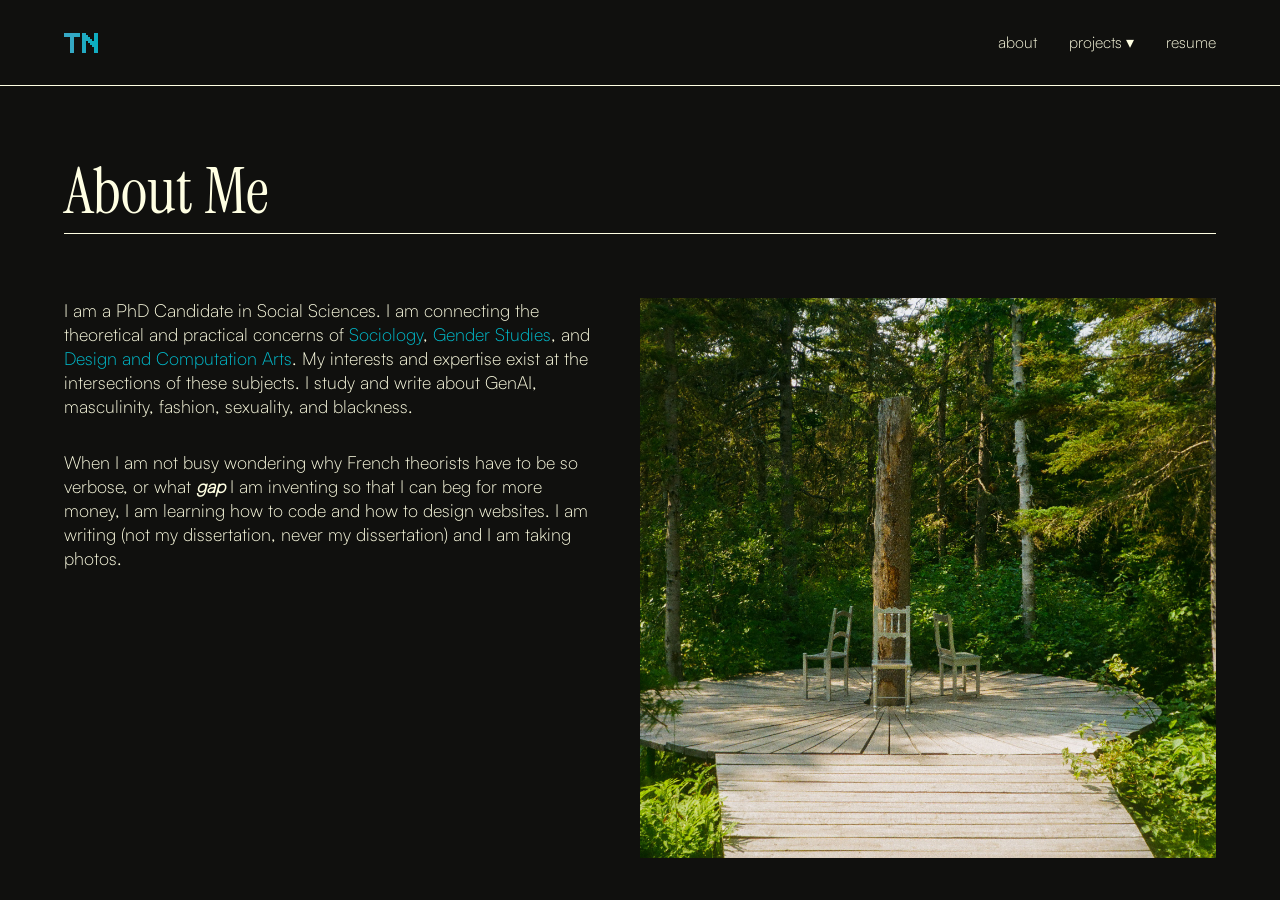
<file: about.html>
<!doctype html>
<html lang="en">
  <head>
    <meta charset="UTF-8" />
    <meta name="viewport" content="width=device-width, initial-scale=1.0" />
    <link rel="stylesheet" href="style.css" />
    <title>tnkoghe - About</title>
  </head>
  <body>
    <header class="menu-nav">
      <a href="index.html" id="logo">TN</a>
      <div class="menu-tabs">
        <a href="about.html" id="about">about</a>
        <div class="dropdown">
          <a href="projects.html" id="projects">projects &#x25BE;</a>
          <div class="dropdown-content">
            <a href="lorsque.html">lorsque</a>
            <a href="bogota.html">bogota</a>
            <a href="dsr.html">dsr</a>
          </div>
        </div>
        <div id="resume">
          <a class="pdf" href="Tristan Nkoghe CV 2026 x.pdf" target="_blank">
            resume</a
          >
        </div>
      </div>
      <button class="hamburger">
        <span class="bar"></span>
        <span class="bar"></span>
        <span class="bar"></span>
      </button>
      <div class="mobile-nav">
        <a href="about.html">about</a>
        <div class="mobile-dropdown">
          <a href="projects.html">projects &#x25BE;</a>
          <div class="mobile-dropdown-content">
            <a href="lorsque.html">lorsque</a>
            <a href="bogota.html">bogota</a>
            <a href="dsr.html">dsr</a>
          </div>
        </div>
        <a href="Tristan Nkoghe CV 2026 x.pdf" target="_blank">resume</a>
      </div>
    </header>
    <div class="about-grid">
      <h1 id="about-title">About Me</h1>
      <div class="about-flex-container">
        <div class="about-info">
          <p class="about-desc">
            I am a PhD Candidate in Social Sciences. I am connecting the
            theoretical and practical concerns of <span>Sociology</span>,
            <span>Gender Studies</span>, and
            <span>Design and Computation Arts</span>. My interests and expertise
            exist at the intersections of these subjects. I study and write
            about GenAI, masculinity, fashion, sexuality, and blackness.
          </p>
          <p class="about-desc">
            When I am not busy wondering why French theorists have to be so
            verbose, or what <strong><i>gap</i></strong> I am inventing so that
            I can beg for more money, I am learning how to code and how to
            design websites. I am writing (not my dissertation, never my
            dissertation) and I am taking photos.
          </p>
        </div>
        <img
          class="about-img"
          src="img/chairs - metis_1.jpg"
          alt="3 chairs at Metis"
        />
      </div>
    </div>
    <script src="script.js" defer></script>
  </body>
</html>
</file>
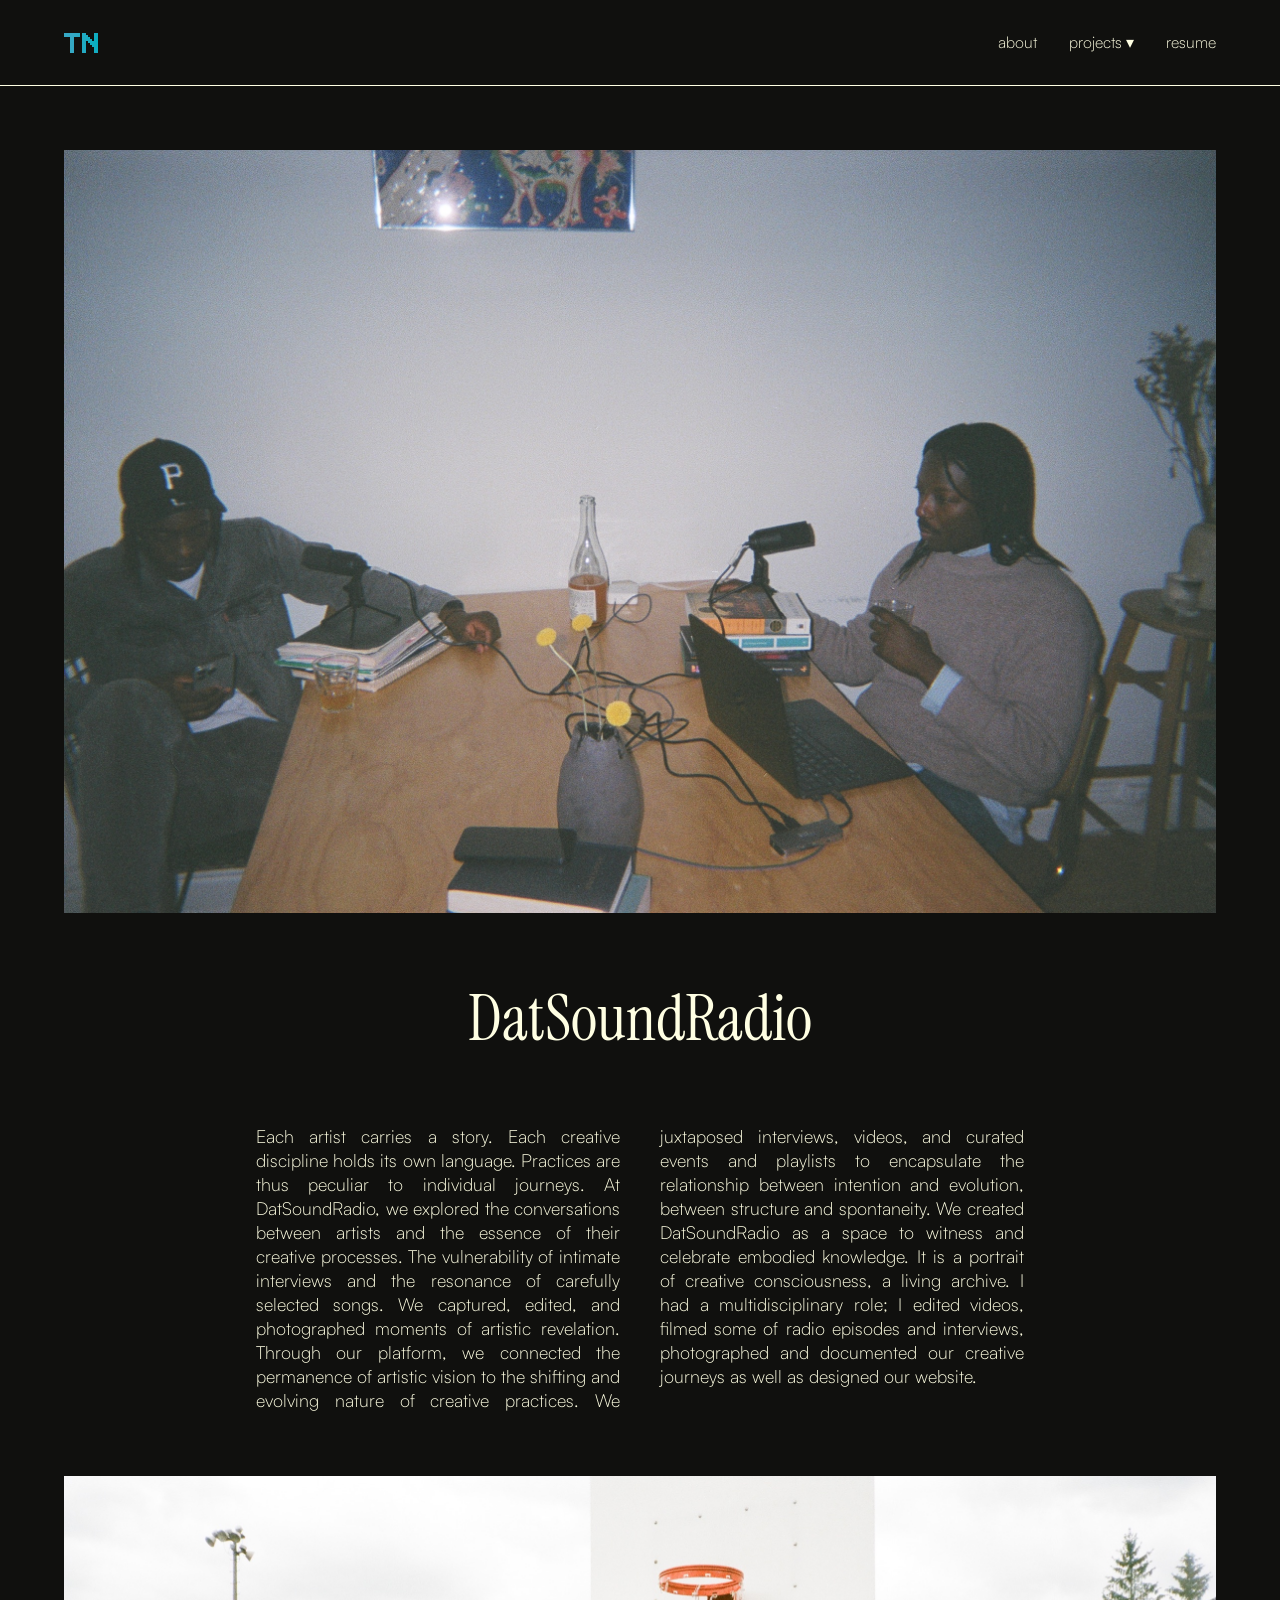
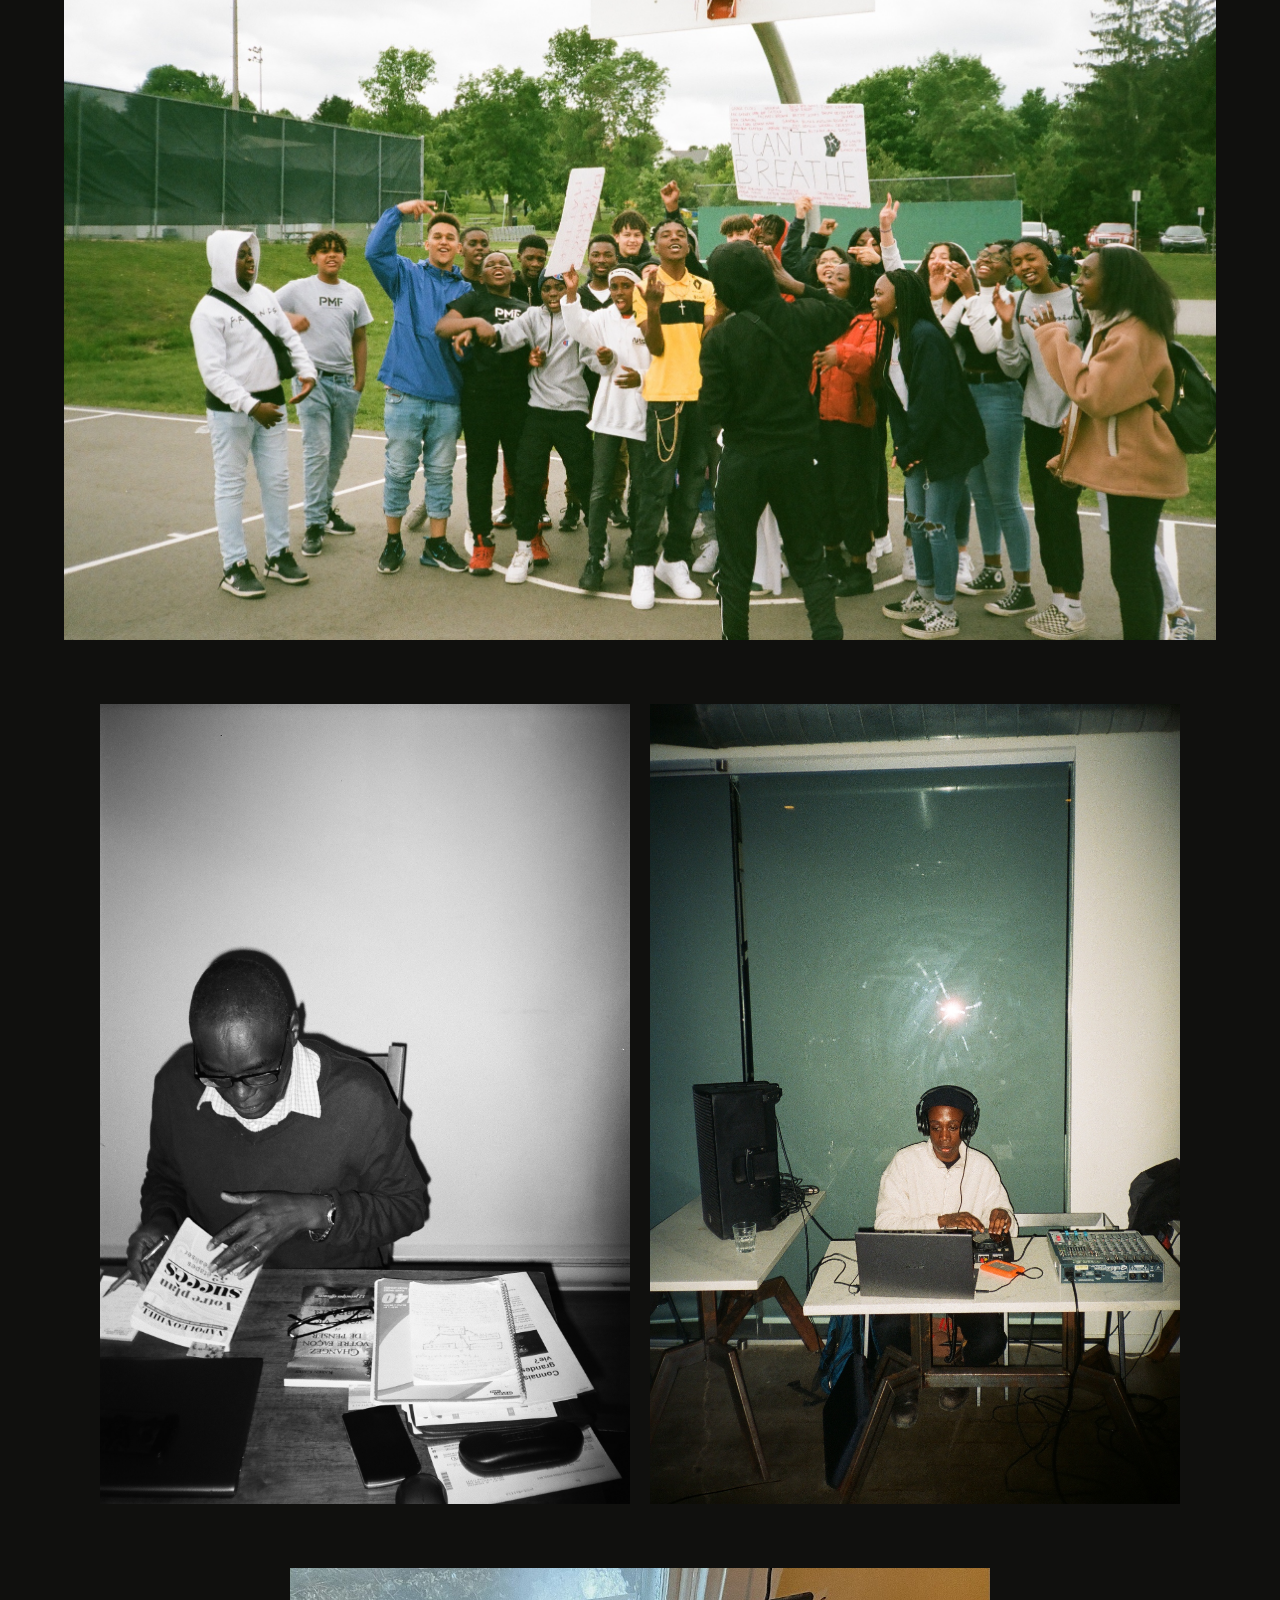
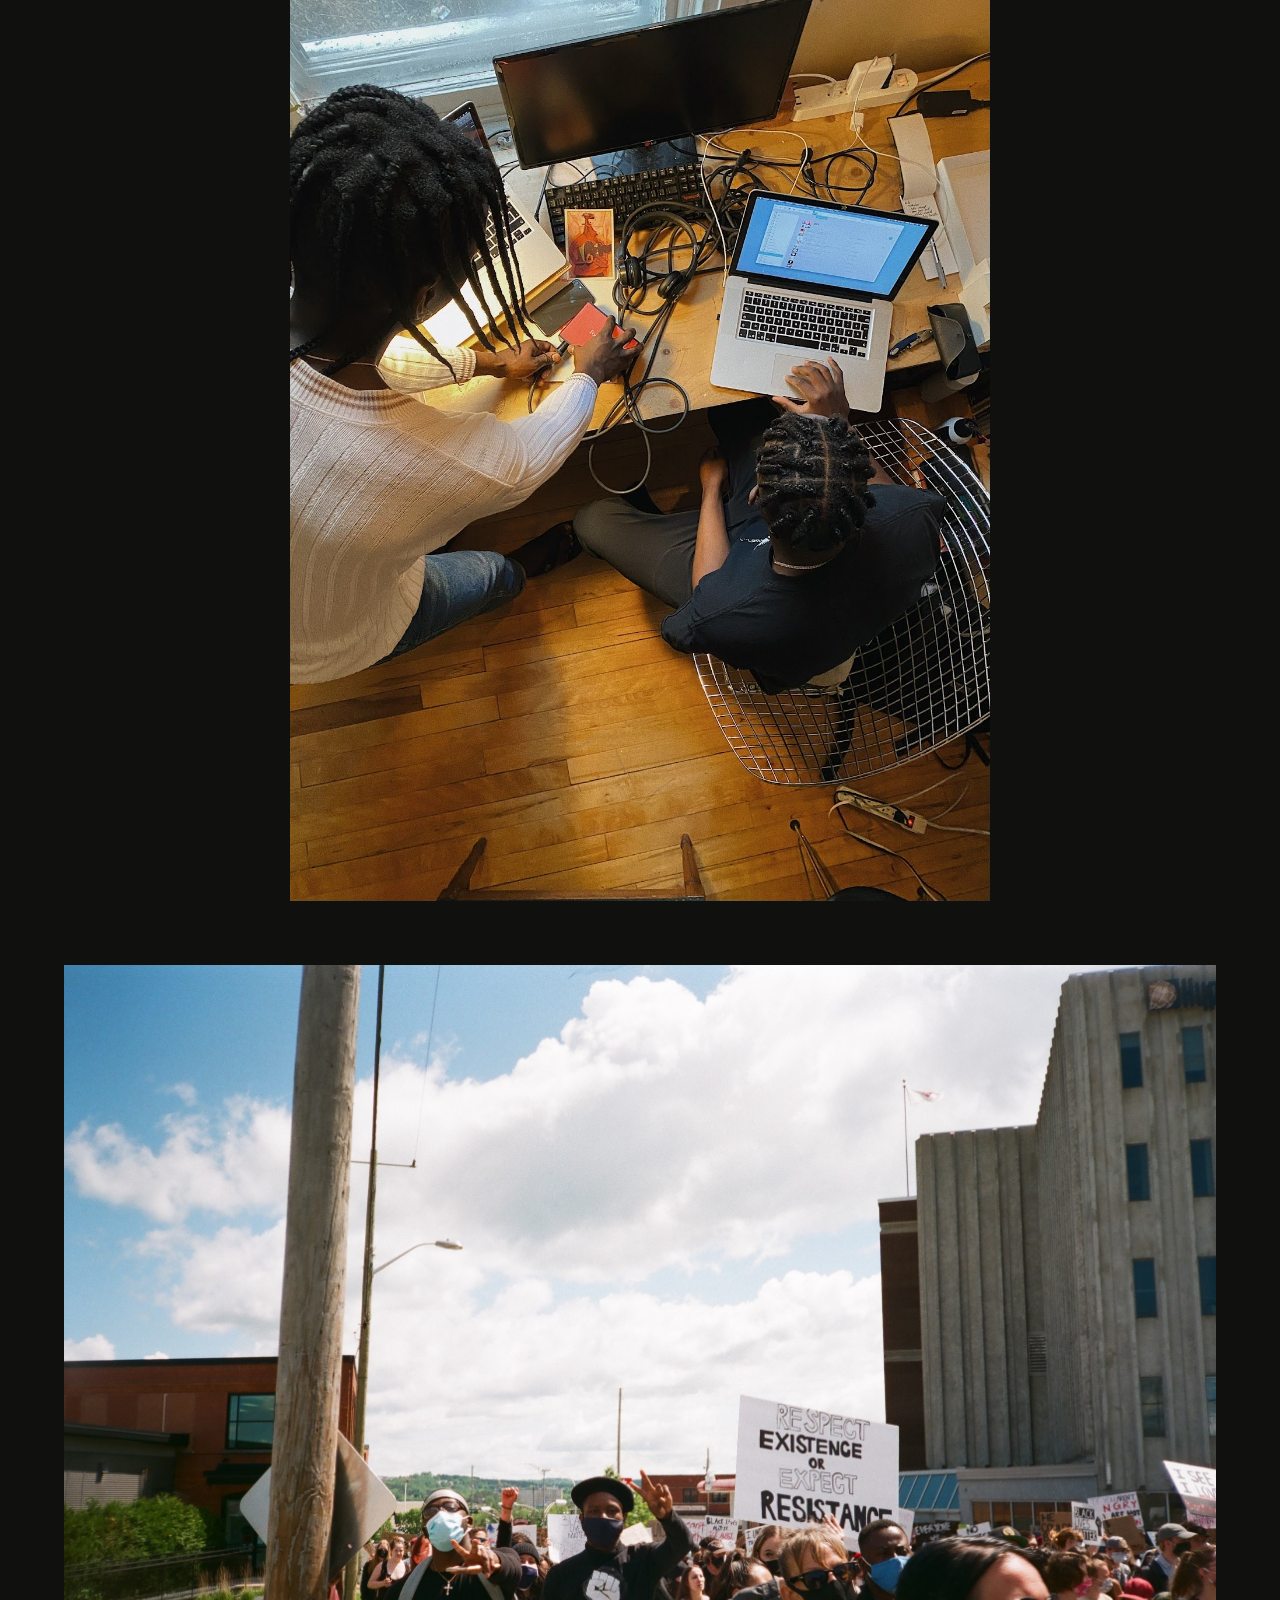
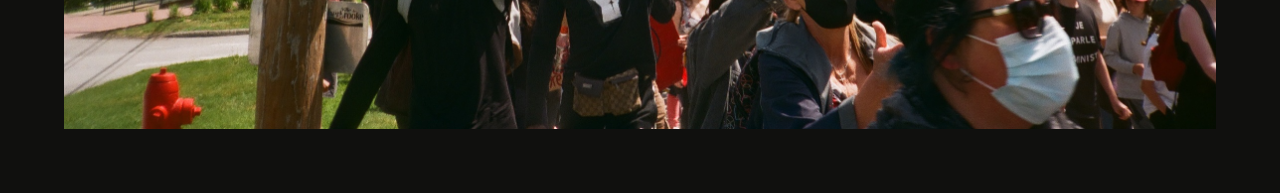
<file: dsr.html>
<!doctype html>
<html lang="en">
  <head>
    <meta charset="UTF-8" />
    <meta name="viewport" content="width=device-width, initial-scale=1.0" />
    <link rel="stylesheet" href="style.css" />
    <title>tnkoghe - DSR</title>
  </head>
  <body>
    <div class="container">
      <header class="menu-nav">
        <a href="index.html" id="logo">TN</a>
        <div class="menu-tabs">
          <a href="about.html" id="about">about</a>
          <div class="dropdown">
            <a href="projects.html" id="projects">projects &#x25BE;</a>
            <div class="dropdown-content">
              <a href="lorsque.html">lorsque</a>
              <a href="bogota.html">bogota</a>
              <a href="dsr.html">dsr</a>
            </div>
          </div>
          <div id="resume">
            <a class="pdf" href="Tristan Nkoghe CV 2026 x.pdf" target="_blank">
              resume</a
            >
          </div>
        </div>
        <button class="hamburger">
          <span class="bar"></span>
          <span class="bar"></span>
          <span class="bar"></span>
        </button>
        <div class="mobile-nav">
          <a href="about.html">about</a>
          <div class="mobile-dropdown">
            <a href="projects.html">projects &#x25BE;</a>
            <div class="mobile-dropdown-content">
              <a href="lorsque.html">lorsque</a>
              <a href="bogota.html">bogota</a>
              <a href="dsr.html">dsr</a>
            </div>
          </div>
          <a href="Tristan Nkoghe CV 2026 x.pdf" target="_blank">resume</a>
        </div>
      </header>
      <picture class="picture-dsr">
        <img src="img/dsr-herve-max.JPG" />
      </picture>
      <h1 class="dsr-title">DatSoundRadio</h1>
      <div class="dsr-text">
        <p>
          Each artist carries a story. Each creative discipline holds its own
          language. Practices are thus peculiar to individual journeys. At
          DatSoundRadio, we explored the conversations between artists and the
          essence of their creative processes. The vulnerability of intimate
          interviews and the resonance of carefully selected songs. We captured,
          edited, and photographed moments of artistic revelation. Through our
          platform, we connected the permanence of artistic vision to the
          shifting and evolving nature of creative practices. We juxtaposed
          interviews, videos, and curated events and playlists to encapsulate
          the relationship between intention and evolution, between structure
          and spontaneity. We created DatSoundRadio as a space to witness and
          celebrate embodied knowledge. It is a portrait of creative
          consciousness, a living archive. I had a multidisciplinary role; I
          edited videos, filmed some of radio episodes and interviews,
          photographed and documented our creative journeys as well as designed
          our website.
        </p>
      </div>
      <div class="picture-dsr">
        <img src="img/dsr-videoshoot.jpeg" />
      </div>
      <div class="dsr-img-wrapper">
        <picture id="pascale">
          <img src="img/dsr-pascal.jpeg" />
        </picture>
        <picture id="dsr-dj">
          <img src="img/dsr-dj.jpg" />
        </picture>
      </div>
      <picture id="dsr-setup">
        <img src="img/dsr - set2.jpg" />
      </picture>
      <div class="picture-dsr">
        <picture id="blm">
          <img src="img/blm-sherbrooke.jpeg" />
        </picture>
      </div>
      <script src="script.js" defer></script>
    </div>
  </body>
</html>
</file>
<file: style.css>
/* Global CSS Attributes */
* {
  padding: 0;
  margin: 0;
  box-sizing: border-box;
}

@font-face {
  font-family: "Array";
  src: url("fonts/ARRAY-REGULAR.OTF") format("opentype");
}

@font-face {
  font-family: "Satoshi";
  src: url("fonts/SATOSHI-LIGHT.OTF") format("opentype");
}

@font-face {
  font-family: "IBMPlexMono";
  src: url("fonts/IBMPLEXMONO-EXTRALIGHT.TTF") format("truetype");
}

@font-face {
  font-family: "InstrumentSerif-Regular";
  src: url("fonts/InstrumentSerif-Regular.ttf") format("truetype");
}

@font-face {
  font-family: "InstrumentSerif-Italic";
  src: url("fonts/InstrumentSerif-Italic.ttf") format("truetype");
}

:root {
  --font-title: "Array", sans-serif;
  --font-header: "InstrumentSerif-Regular", serif;
  --font-body: "Satoshi", sans-serif;
  --font-nav: "Satoshi";

  --text-color: #ffffe3;
  --bg-color: #10100e;
  --accent-color: #00becf;
  --accent-color2: #fc9feb;
}

body {
  background-color: var(--bg-color);
  max-width: 1440px;
  margin-inline: auto;
}

h1 {
  font-size: clamp(2rem, 0.7179rem + 5.4701vw, 4rem);
  font-family: var(--font-header);
  color: var(--text-color);
  font-weight: 200;
}

h2 {
  font-size: clamp(1.625rem, 1.0638rem + 2.3932vw, 2.5rem);
  font-family: var(--font-header);
  color: var(--text-color);
}

h3 {
  font-size: clamp(1.375rem, 1.0545rem + 1.3675vw, 1.875rem);
  font-family: var(--font-header);
  color: var(--text-color);
  font-weight: 200;
}

p {
  font-size: clamp(1rem, 0.9199rem + 0.3419vw, 1.125rem);
  font-family: var(--font-body);
  color: var(--text-color);
}

img {
  max-width: 100%;
  height: auto;
  display: block;
  object-fit: cover;
}

picture {
  max-width: 100%;
  height: auto;
  display: block;
  object-fit: cover;
}

a:link {
  text-decoration: none;
  color: var(--text-color);
}

a:visited {
  color: var(--text-color);
}
/* Menu Navigation styles */
.menu-nav {
  display: flex;
  font-family: var(--font-nav);
  color: var(--text-color);
  font-weight: 100;
  border-bottom: solid 1px var(--text-color);
  padding: 24px 64px 24px 64px;
  align-items: center;
}

.menu-tabs {
  display: flex;
  justify-content: flex-end;
  flex: 1;
  gap: 32px;
  border-bottom: solid 1px transparent;
}

#resume:hover a {
  color: var(--accent-color);
  transition: ease-in-out 0.3s;
  cursor: pointer;
  border-bottom: solid 1px var(--accent-color);
}

#about:hover,
#projects:hover,
#resume:hover {
  color: var(--accent-color);
  transition: ease-in-out 0.3s;
  cursor: pointer;
  border-bottom: solid 1px var(--accent-color);
}

#logo {
  font-family: var(--font-title);
  color: var(
    --accent-color
  ); /* Initial color, visible when background-image is not revealed */
  font-size: 32px;

  /* Added styles for color animation */
  transition:
    color 0.4s ease-in-out,
    background-position 0.4s ease-in-out;
  background-image: radial-gradient(
    circle,
    rgba(0, 190, 207, 1) 0%,
    rgba(252, 159, 235, 1) 70%
  );
  background-size: 200% auto;
  background-clip: text;
  -webkit-background-clip: text;
  display: inline-block; /* Ensure it behaves like website-title for background-clip */
}

/* Dropdown Menu Styles */
.dropdown {
  position: relative;
  display: inline-block;
}

.dropdown-content {
  display: none;
  position: absolute;
  background-color: var(--bg-color);
  min-width: 160px;
  box-shadow: 0px 8px 16px 0px rgba(0, 0, 0, 0.2);
  z-index: 1;
  opacity: 0;
  transition: opacity 0.3s ease-in-out;
}

.dropdown-content a {
  color: var(--text-color);
  padding: 12px 12px;
  text-decoration: none;
  display: block;
}

.dropdown-content a:hover {
  color: var(--accent-color);
  border-bottom: solid 1px var(--accent-color);
  transition: ease-in-out 0.3s;
}

.dropdown:hover .dropdown-content {
  display: block;
  opacity: 1;
}

#logo:hover {
  color: transparent; /* Reveals background-image on hover */
  cursor: pointer;
}

/* Title and Qualifications */

.qualifications {
  font-family: var(--font-header);
  color: var(--text-color);
  font-size: 2.625rem;
  margin-left: 64px;
}

.dots {
  color: var(--accent-color);
}

.custom-super {
  vertical-align: super;
  font-size: 0.4em;
  line-height: 0;
  font-weight: 600;
  color: var(--accent-color);
  font-weight: 200;
}

#website-title {
  font-family: var(--font-title);
  transform: translateX(0px);
  animation: floating 2s ease-in-out infinite;
  transition:
    color 0.4s ease-in-out,
    background-position 0.4s ease-in-out;
  background-image: radial-gradient(
    circle,
    rgba(0, 190, 207, 1) 0%,
    rgba(252, 159, 235, 1) 70%
  );
  background-size: 200% auto;
  background-clip: text;
  -webkit-background-clip: text;
  display: inline-block;
  font-weight: 200;
  font-size: 8rem;
  margin-left: 64px;
}

#website-title:hover {
  color: transparent;
  cursor: pointer;
  animation: floating 2s ease-in-out infinite;
}

.animated-title {
  color: var(--text-color);
  transform: translateX(0px);
  animation: floating 2s ease-in-out infinite;
  transition:
    color 0.4s ease-in-out,
    background-position 0.4s ease-in-out;
  background-image: radial-gradient(
    circle,
    rgba(0, 190, 207, 1) 0%,
    rgba(252, 159, 235, 1) 70%
  );
  background-size: 200% auto;
  background-clip: text;
  -webkit-background-clip: text;
  display: inline-block;
}

.animated-title:hover {
  color: transparent;
  cursor: pointer;
}

@keyframes floating {
  0% {
    transform: translateY(0);
  }
  50% {
    transform: translateY(-4px);
  }
  100% {
    transform: translateY(0px);
  }
}

/* Hero Image and Text Below it and Logo Links */

.hero-section img {
  height: 60vh;
  width: 100%;
  margin-top: 32px;
}

.description-hero {
  font-family: var(--font-body);
  color: var(--text-color);
  display: flex;
  justify-content: space-between;
  padding: 0 64px 32px 64px;
  margin-top: 32px;
  border-bottom: solid 1px var(--text-color);
}

.desc-text {
  width: 40vw;
  font-size: 1.2rem;
  font-weight: 100;
}

.desc-text span {
  color: var(--accent-color);
}

.desc-icons {
  display: flex;
  justify-content: flex-end;
  align-items: center;
  gap: 32px;
}

.desc-icons img {
  height: 32px;
  width: 32px;
}

.desc-icons img:hover {
  cursor: pointer;
}

.desc-icons a {
  display: inline-block;
  line-height: 0;
}

/* Project Cards under Hero */

.project-grid {
  display: flex;
  flex-direction: column;
  min-height: 720px;
}

.project-card-1,
.project-card-2 {
  display: flex;
  align-items: center; /* Vertically center image and description */
  gap: 32px; /* Space between image and description */
  border-bottom: solid 1px var(--text-color); /* Added border at the bottom */
}

/* Specific rule for the last project card to remove its bottom margin */
.project-grid .project-card-2 {
  margin-bottom: 0;
}

.project-card-1 {
  flex-direction: row; /* Image on left, description on right */
}

.project-card-2 {
  flex-direction: row-reverse; /* Description on left, image on right */
}

.project-card-1 img,
.project-card-2 img {
  width: 50%; /* Image takes 50% of the card width */
  flex-shrink: 0; /* Prevent image from shrinking */
}

.project-card-1-desc,
.project-card-2-desc {
  flex: 1;
  padding: 0px 64px; /* Allow description to grow and shrink */
}

.project-card-1-desc span,
.project-card-2-desc span {
  display: block; /* Changed from flex, as h3 will handle alignment */
  color: var(--accent-color);
  margin-bottom: 8px; /* Added some spacing below the span */
}

.project-card-1-desc h3,
.project-card-2-desc h3 {
  display: flex;
  justify-content: space-between; /* Puts span on left, text on right within h3 */
  text-align: left; /* Align text within h3 to the left */
  margin-bottom: 8px; /* Added some spacing below the h3 */
}

.project-card-1-desc p {
  text-align: right;
  font-weight: 100;
}
.project-card-2-desc p {
  text-align: left;
  font-weight: 100; /* Align paragraph text to the left */
}

/* About Me Page */

.about-grid {
  margin: 64px 64px 32px 64px;
}

#about-title {
  border-bottom: 1px solid var(--text-color);
  margin-bottom: 64px;
}

.about-flex-container {
  display: flex;
  gap: 32px;
  margin-top: 64px;
  justify-content: space-between; /* Added some top margin for spacing from the title */
}

.about-info {
  flex: 1;
  max-width: 530px; /* Allow the text container to take available space */
}

.about-desc {
  margin-bottom: 32px;
  font-weight: 100;
}

.about-desc span {
  color: var(--accent-color);
}

.about-img {
  flex: 1;
  max-width: 50%;
  height: 560px; /* Allow the image to take available space */
  /* display: flex;
  flex-direction: row; */ /* These are no longer needed here */
}

/* Lorsque le temps est za project page */

.picture-lorsque {
  margin: 64px;
  overflow: hidden;
}

.lorsque-title {
  font-weight: 200;
  margin: 0 auto;
  text-align: center;
}

.lorsque-desc-container {
  display: flex;
  gap: 40px;
  margin: 64px 32px;
  align-items: center;
}

.bw-gars {
  width: 33%;
  object-fit: contain;
}

.lorsque-text {
  flex: 2;
  column-count: 2;
  column-gap: 40px;
  font-weight: 50;
  text-align: justify;
  hyphens: auto;
}

#fatu {
  margin: 64px;
  overflow: hidden;
}

.lorsque-extrait {
  display: flex;
  margin-bottom: 64px;
}

.lorsque-page {
  min-width: 35vw;
  margin-left: 64px;
  margin-bottom: 64px;
  display: flex;
  flex-direction: column;
}

.lorsque-page p {
  font-family: var(--font-header);
  margin-top: auto;
}

.lorsque-paragraph1 {
  margin-right: 64px;
  margin-bottom: 64px;
}

.lorsque-paragraph1 p {
  font-weight: 100;
}

.lorsque-paragraph2 {
  margin-left: 64px;
  margin-bottom: 64px;
  flex: 1;
}

.lorsque-extrait2 {
  max-width: 1440px;
  margin: 64px auto;
  display: flex;
  gap: 40px;
}

.lorsque-extrait2 p {
  font-weight: 100;
}

.lorsque-extrait2 picture {
  max-width: 30vw;
}

.lorsque-img-wrapper {
  display: flex;
  flex-direction: column;
  max-width: 30vw;
  gap: 20px;
}

.lorsque-img-wrapper img {
  width: 100%;
  height: auto;
  display: block;
}

.lorsque-page2 {
  margin-left: 64px;
}

.lorsque-page2 p {
  font-family: var(--font-header);
  font-weight: 100;
}

#woods {
  margin: 64px;
  overflow: hidden;
}

/* Bogota Project Page */

.picture-bogota {
  margin: 64px;
  overflow: hidden;
}

.bogota-title {
  font-weight: 200;
  margin: 64px auto;
  text-align: center;
}

.bogota-text {
  max-width: 60%;
  margin: 0 auto;
  flex: 2;
  column-count: 2;
  column-gap: 40px;
  font-weight: 50;
  text-align: justify;
  hyphens: auto;
}

.bogota-img-wrapper {
  display: flex;
  gap: 20px;
  align-items: center;
  margin: 64px;
  overflow: hidden;
}

.bogota-img-wrapper img {
  max-width: 660px;
  height: auto;
}

/* DSR Project */

.picture-dsr {
  margin: 64px;
  overflow: hidden;
}

.dsr-bogota {
  margin: 64px;
  overflow: hidden;
}

.dsr-title {
  font-weight: 200;
  margin: 64px auto;
  text-align: center;
}

.dsr-text {
  max-width: 60%;
  margin: 0 auto;
  flex: 2;
  column-count: 2;
  column-gap: 40px;
  font-weight: 50;
  text-align: justify;
  hyphens: auto;
}

.dsr-img-wrapper {
  display: flex;
  gap: 20px;
  justify-content: center;
  margin: 64px;
  overflow: hidden;
}

.dsr-img-wrapper img {
  max-width: 660px;
  max-height: 800px;
}

#dsr-setup {
  display: flex;
  margin: 0 auto;
  max-width: 700px;
  height: auto;
}

/* Responsive CSS for mobile devices */
@media (max-width: 600px) {
  .menu-nav {
    padding: 24px;
  }

  .qualifications {
    margin-left: 24px;
    font-size: 1.5rem;
  }

  #website-title {
    margin-left: 24px;
    font-size: 4rem;
  }

  .description-hero {
    flex-direction: column;
    padding: 0 24px 24px 24px;
    gap: 24px;
  }

  .desc-text {
    width: 100%;
  }

  .desc-icons {
    justify-content: center; /* Center the icons */
  }

  .project-card-1,
  .project-card-2 {
    flex-direction: column;
    gap: 24px;
  }

  .project-card-1 img,
  .project-card-2 img {
    width: 100%;
  }

  .project-card-1-desc,
  .project-card-2-desc {
    padding: 24px;
  }

  .project-card-1-desc p,
  .project-card-2-desc p {
    text-align: left;
  }

  .about-grid {
    margin: 32px 24px;
  }

  #about-title {
    margin-bottom: 32px;
  }

  .about-flex-container {
    flex-direction: column;
    margin-top: 32px;
  }

  .about-img {
    max-width: 100%;
    height: auto;
  }

  .picture-lorsque,
  .picture-bogota,
  .picture-dsr,
  #fatu,
  #woods,
  .bogota-img-wrapper,
  .dsr-img-wrapper {
    margin: 24px;
  }

  .lorsque-title,
  .bogota-title,
  .dsr-title {
    margin: 0 24px;
  }

  .lorsque-desc-container {
    flex-direction: column;
    margin: 32px 24px;
  }

  .bw-gars {
    width: 100%;
  }

  .lorsque-text,
  .bogota-text,
  .dsr-text {
    column-count: 1;
    max-width: 100%;
    padding: 0 24px; /* Add padding for alignment with images */
  }

  .lorsque-extrait {
    flex-direction: column;
  }

  .lorsque-page {
    min-width: 100%;
    margin-left: 24px;
    margin-bottom: 24px;
    order: 2; /* Move below lorsque-paragraph1 */
  }

  .lorsque-paragraph1 {
    margin-right: 24px;
    margin-left: 24px;
    margin-bottom: 24px;
    order: 1; /* Place above lorsque-page */
  }

  .lorsque-extrait2 {
    flex-direction: column;
    margin: 24px;
    gap: 24px;
  }

  .lorsque-text-wrapper {
    width: 100%;
    order: 2; /* Move below images */
  }

  .lorsque-paragraph2 {
    margin-left: 24px; /* Adjust margin */
    margin-right: 24px; /* Adjust margin */
    margin-bottom: 24px;
  }

  .lorsque-page2 {
    margin-left: 24px; /* Adjust margin */
  }

  .lorsque-img-wrapper {
    flex-direction: column; /* Stack images vertically */
    max-width: 100%;
    order: 1; /* Place images before text */
    align-items: center; /* Center images */
    gap: 20px; /* Keep gap between images */
  }

  .lorsque-img-wrapper picture {
    width: 100%; /* Ensure images take full width within the wrapper */
  }

  .bogota-img-wrapper {
    flex-direction: column;
  }

  .dsr-img-wrapper {
    flex-direction: column;
  }
}

.hamburger {
  display: none;
  background: none;
  border: none;
  cursor: pointer;
  padding: 0;
  z-index: 1001;
}

.bar {
  display: block;
  width: 25px;
  height: 3px;
  margin: 5px auto;
  background-color: var(--text-color);
  transition: all 0.3s ease-in-out;
}

.mobile-nav {
  display: none;
  position: fixed;
  top: 0;
  left: 0;
  width: 100%;
  height: 100vh;
  background-color: var(--bg-color);
  flex-direction: column;
  justify-content: center;
  align-items: center;
  z-index: 1000;
  transform: translateX(-100%);
  transition: transform 0.3s ease-in-out;
}

.mobile-nav.is-active {
  transform: translateX(0);
}

.mobile-nav a {
  color: var(--text-color);
  font-size: 2rem;
  margin: 1.5rem 0;
  transition: color 0.3s;
}

.mobile-nav a:hover {
  color: var(--accent-color);
}

.mobile-dropdown-content {
  display: none; /* Hide by default on mobile */
  flex-direction: column; /* Keep flex-direction for when it's displayed */
  text-align: center;
}

.mobile-dropdown-content a {
  font-size: 1.5rem;
  margin: 1rem 0;
}

@media (max-width: 600px) {
  .menu-tabs {
    display: none;
  }

  .hamburger {
    display: block;
    margin-left: auto; /* Push hamburger to the right */
  }

  .hamburger.is-active .bar:nth-child(2) {
    opacity: 0;
  }

  .hamburger.is-active .bar:nth-child(1) {
    transform: translateY(8px) rotate(45deg);
  }

  .hamburger.is-active .bar:nth-child(3) {
    transform: translateY(-8px) rotate(-45deg);
  }

  .mobile-nav {
    display: flex;
  }
}
</file>
